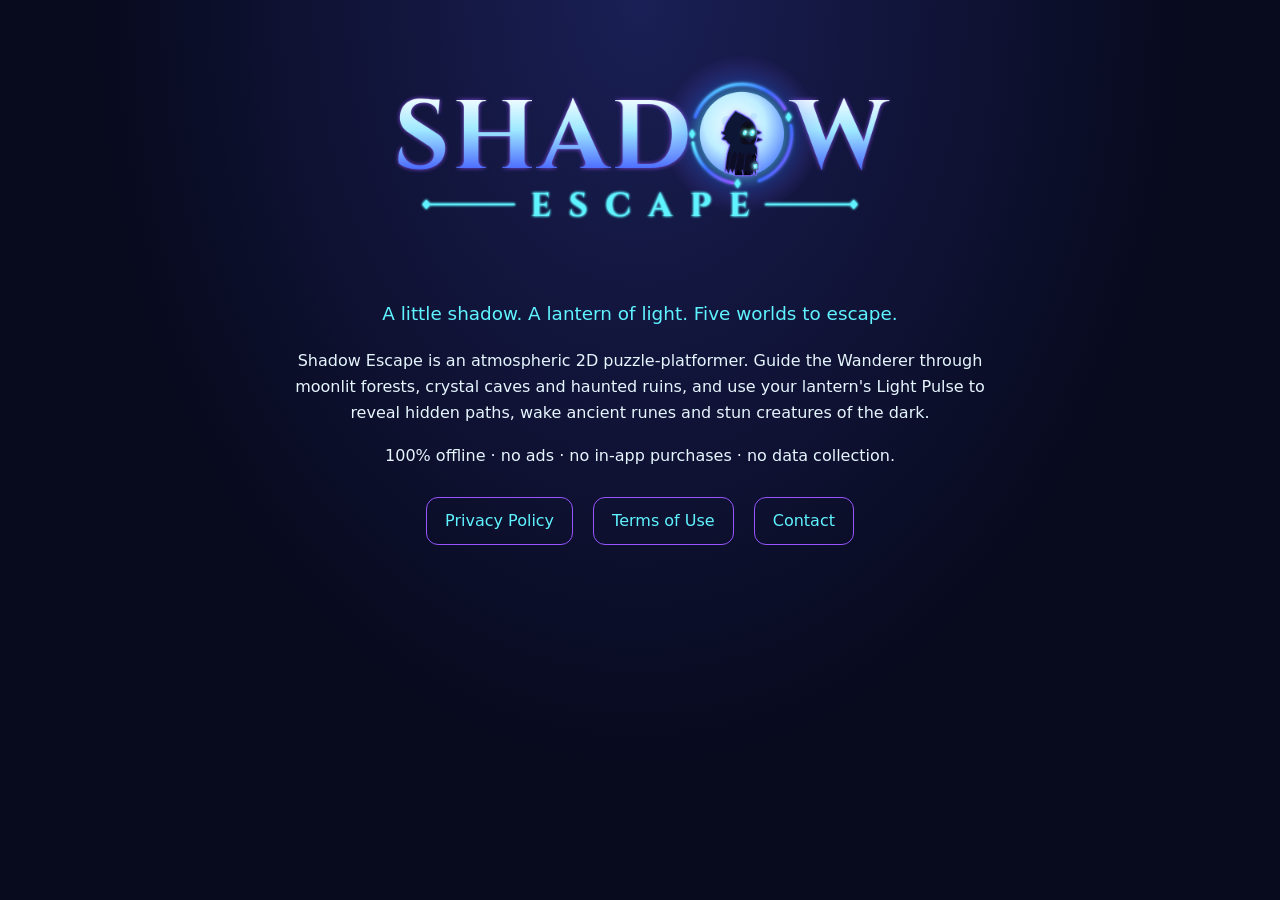
<file: index.html>
<!doctype html>
<html lang="en">
<head>
<meta charset="utf-8">
<meta name="viewport" content="width=device-width, initial-scale=1">
<title>Shadow Escape</title>
<meta name="description" content="Shadow Escape - an atmospheric offline puzzle-platformer for Android.">
<link rel="icon" href="icon.png">
<link rel="stylesheet" href="style.css">
</head>
<body>
<main class="home">
<img class="logo" src="logo.png" alt="Shadow Escape logo">
<p class="tag">A little shadow. A lantern of light. Five worlds to escape.</p>
<p>Shadow Escape is an atmospheric 2D puzzle-platformer. Guide the Wanderer through moonlit forests, crystal caves and haunted ruins, and use your lantern's Light Pulse to reveal hidden paths, wake ancient runes and stun creatures of the dark.</p>
<p>100% offline · no ads · no in-app purchases · no data collection.</p>
<nav>
  <a href="privacy-policy.html">Privacy Policy</a>
  <a href="terms.html">Terms of Use</a>
  <a href="mailto:pavankumarhox56@gmail.com">Contact</a>
</nav>
</main>
</body>
</html>
</file>
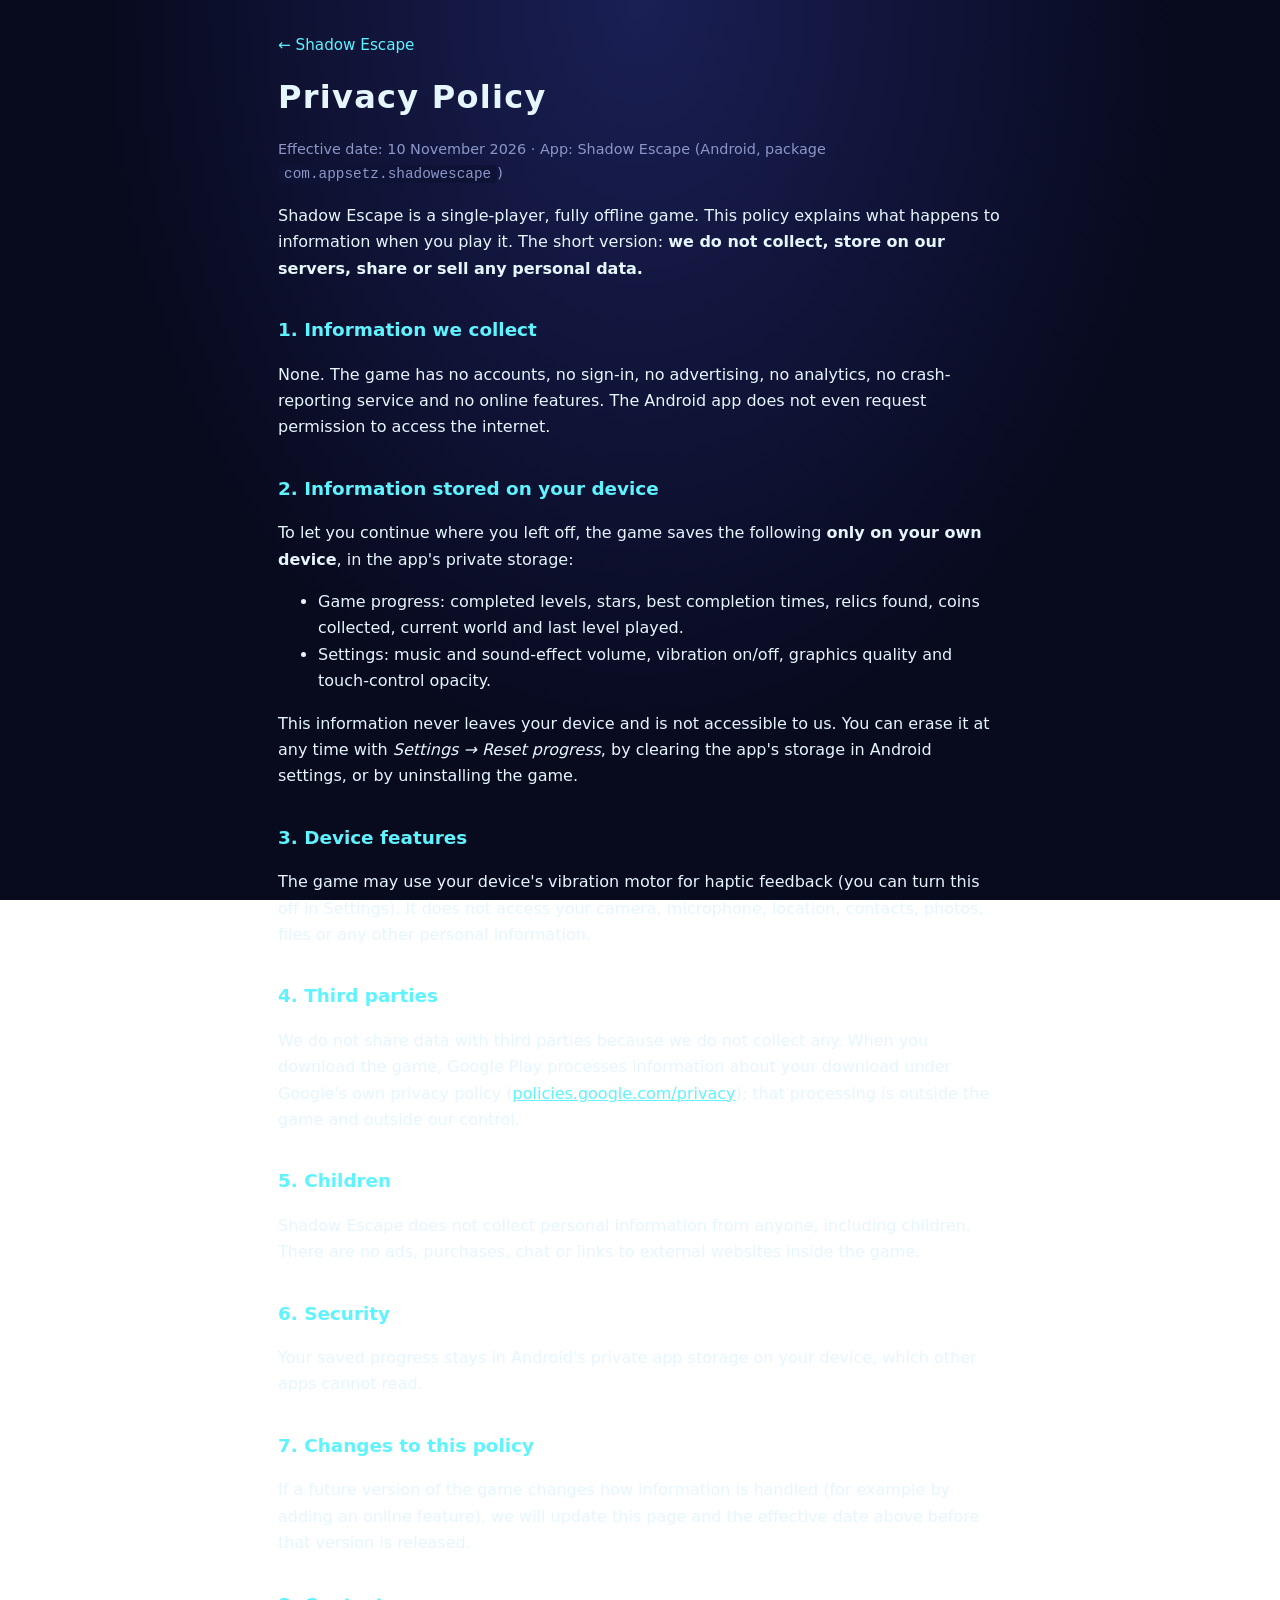
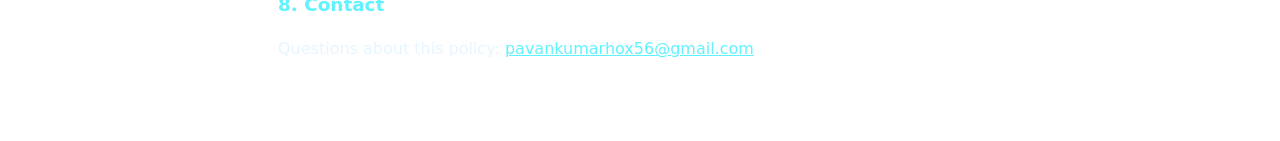
<file: privacy-policy.html>
<!doctype html>
<html lang="en">
<head>
<meta charset="utf-8">
<meta name="viewport" content="width=device-width, initial-scale=1">
<title>Privacy Policy – Shadow Escape</title>
<link rel="stylesheet" href="style.css">
</head>
<body>
<main>
<a class="back" href="index.html">← Shadow Escape</a>
<h1>Privacy Policy</h1>
<p class="meta">Effective date: 10 November 2026 · App: Shadow Escape (Android, package <code>com.appsetz.shadowescape</code>)</p>

<p>Shadow Escape is a single-player, fully offline game. This policy explains what happens to information when you play it. The short version: <strong>we do not collect, store on our servers, share or sell any personal data.</strong></p>

<h2>1. Information we collect</h2>
<p>None. The game has no accounts, no sign-in, no advertising, no analytics, no crash-reporting service and no online features. The Android app does not even request permission to access the internet.</p>

<h2>2. Information stored on your device</h2>
<p>To let you continue where you left off, the game saves the following <strong>only on your own device</strong>, in the app's private storage:</p>
<ul>
  <li>Game progress: completed levels, stars, best completion times, relics found, coins collected, current world and last level played.</li>
  <li>Settings: music and sound-effect volume, vibration on/off, graphics quality and touch-control opacity.</li>
</ul>
<p>This information never leaves your device and is not accessible to us. You can erase it at any time with <em>Settings → Reset progress</em>, by clearing the app's storage in Android settings, or by uninstalling the game.</p>

<h2>3. Device features</h2>
<p>The game may use your device's vibration motor for haptic feedback (you can turn this off in Settings). It does not access your camera, microphone, location, contacts, photos, files or any other personal information.</p>

<h2>4. Third parties</h2>
<p>We do not share data with third parties because we do not collect any. When you download the game, Google Play processes information about your download under Google's own privacy policy (<a href="https://policies.google.com/privacy">policies.google.com/privacy</a>); that processing is outside the game and outside our control.</p>

<h2>5. Children</h2>
<p>Shadow Escape does not collect personal information from anyone, including children. There are no ads, purchases, chat or links to external websites inside the game.</p>

<h2>6. Security</h2>
<p>Your saved progress stays in Android's private app storage on your device, which other apps cannot read.</p>

<h2>7. Changes to this policy</h2>
<p>If a future version of the game changes how information is handled (for example by adding an online feature), we will update this page and the effective date above before that version is released.</p>

<h2>8. Contact</h2>
<p>Questions about this policy: <a href="mailto:pavankumarhox56@gmail.com">pavankumarhox56@gmail.com</a></p>
</main>
</body>
</html>
</file>
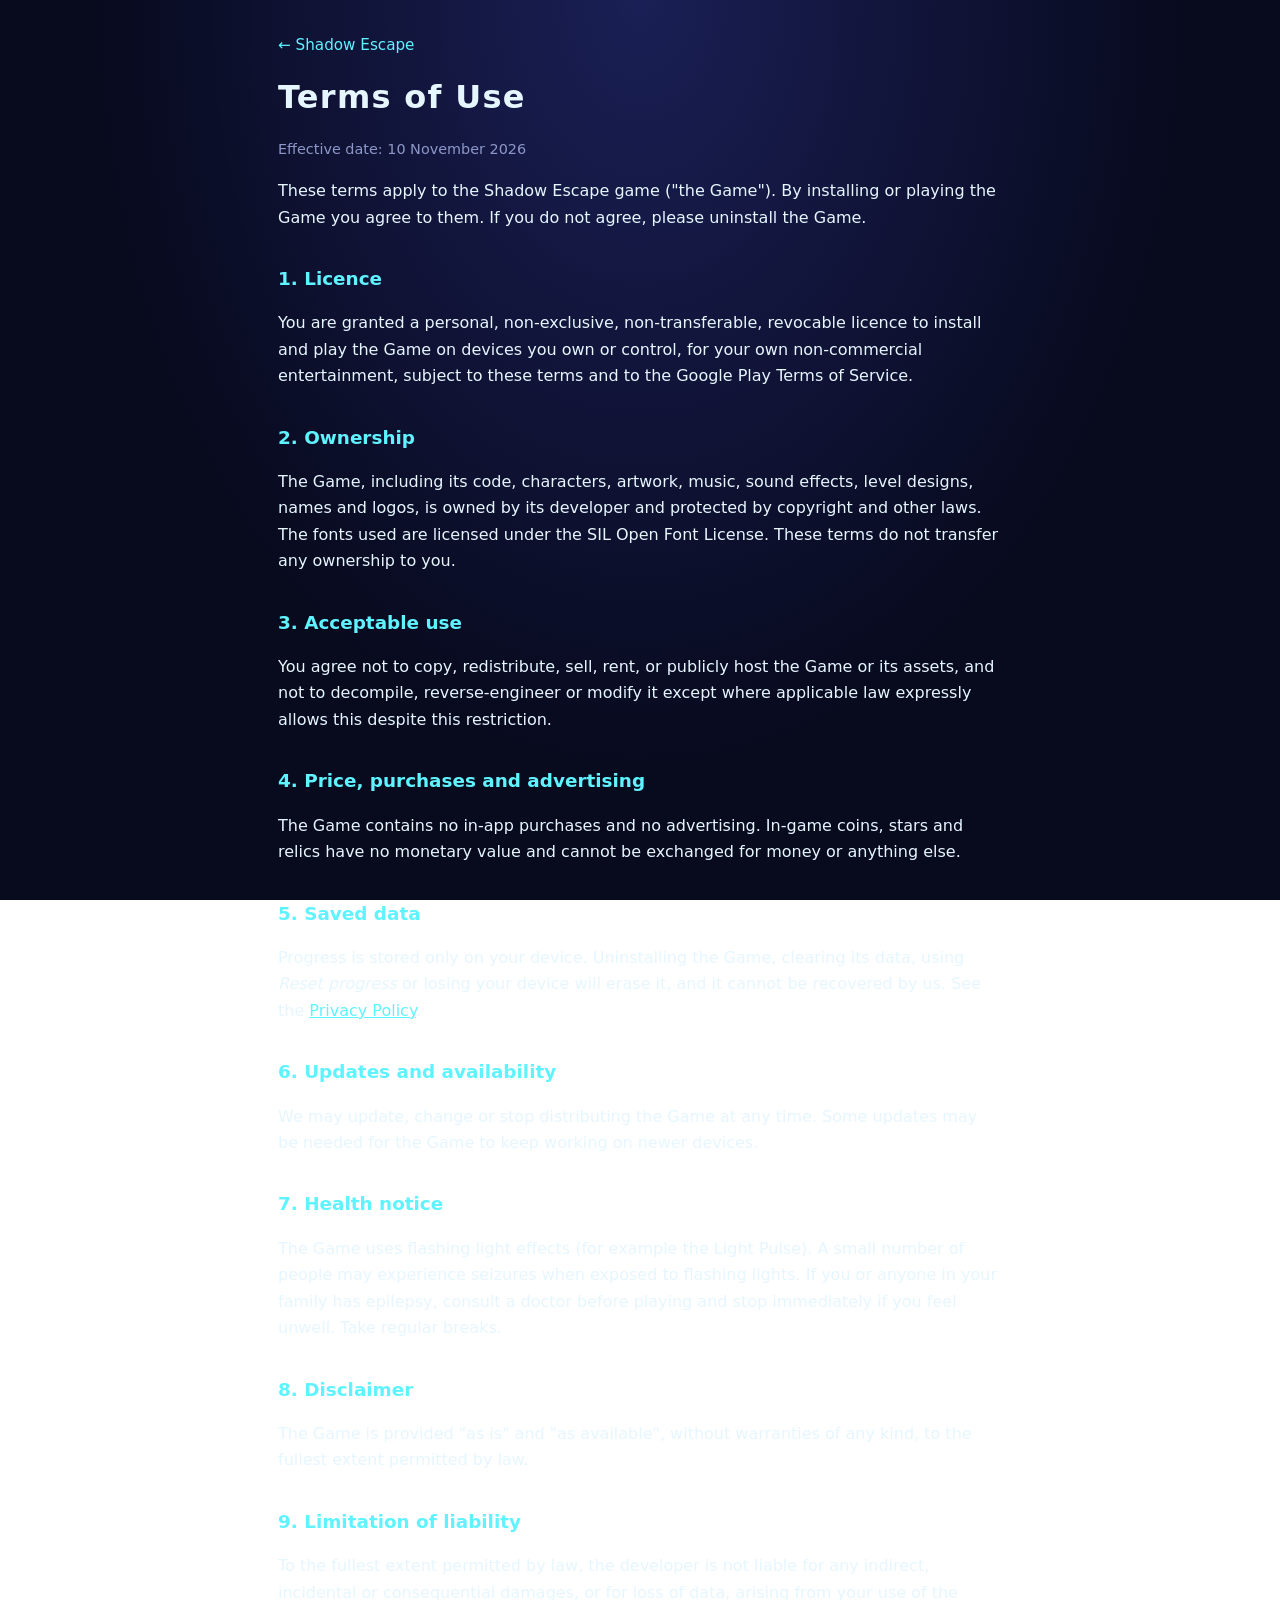
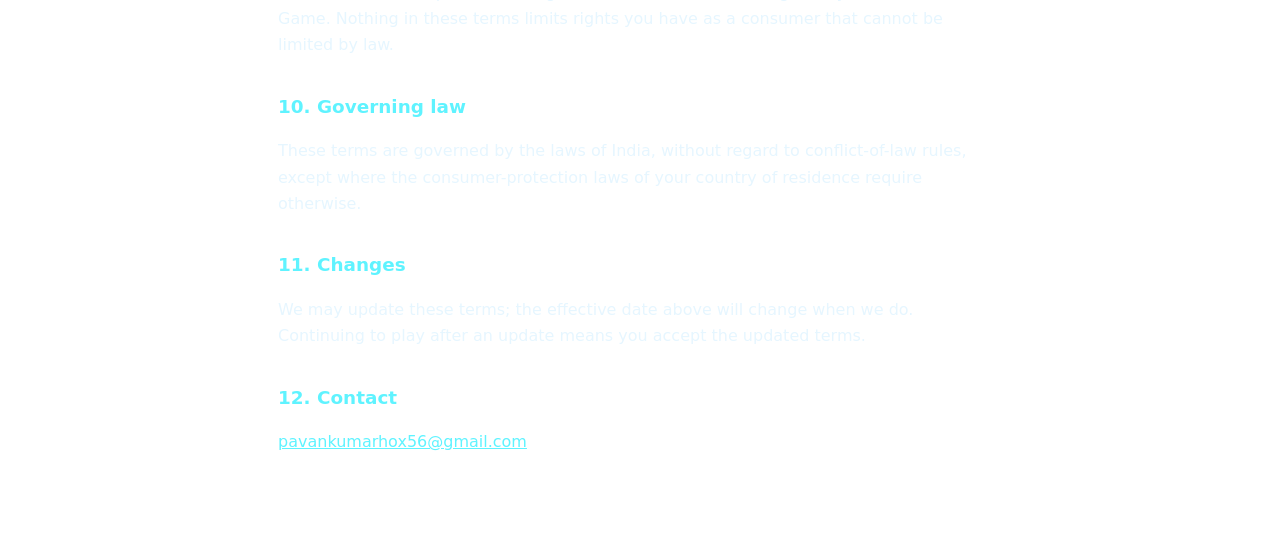
<file: terms.html>
<!doctype html>
<html lang="en">
<head>
<meta charset="utf-8">
<meta name="viewport" content="width=device-width, initial-scale=1">
<title>Terms of Use – Shadow Escape</title>
<link rel="stylesheet" href="style.css">
</head>
<body>
<main>
<a class="back" href="index.html">← Shadow Escape</a>
<h1>Terms of Use</h1>
<p class="meta">Effective date: 10 November 2026</p>

<p>These terms apply to the Shadow Escape game ("the Game"). By installing or playing the Game you agree to them. If you do not agree, please uninstall the Game.</p>

<h2>1. Licence</h2>
<p>You are granted a personal, non-exclusive, non-transferable, revocable licence to install and play the Game on devices you own or control, for your own non-commercial entertainment, subject to these terms and to the Google Play Terms of Service.</p>

<h2>2. Ownership</h2>
<p>The Game, including its code, characters, artwork, music, sound effects, level designs, names and logos, is owned by its developer and protected by copyright and other laws. The fonts used are licensed under the SIL Open Font License. These terms do not transfer any ownership to you.</p>

<h2>3. Acceptable use</h2>
<p>You agree not to copy, redistribute, sell, rent, or publicly host the Game or its assets, and not to decompile, reverse-engineer or modify it except where applicable law expressly allows this despite this restriction.</p>

<h2>4. Price, purchases and advertising</h2>
<p>The Game contains no in-app purchases and no advertising. In-game coins, stars and relics have no monetary value and cannot be exchanged for money or anything else.</p>

<h2>5. Saved data</h2>
<p>Progress is stored only on your device. Uninstalling the Game, clearing its data, using <em>Reset progress</em> or losing your device will erase it, and it cannot be recovered by us. See the <a href="privacy-policy.html">Privacy Policy</a>.</p>

<h2>6. Updates and availability</h2>
<p>We may update, change or stop distributing the Game at any time. Some updates may be needed for the Game to keep working on newer devices.</p>

<h2>7. Health notice</h2>
<p>The Game uses flashing light effects (for example the Light Pulse). A small number of people may experience seizures when exposed to flashing lights. If you or anyone in your family has epilepsy, consult a doctor before playing and stop immediately if you feel unwell. Take regular breaks.</p>

<h2>8. Disclaimer</h2>
<p>The Game is provided "as is" and "as available", without warranties of any kind, to the fullest extent permitted by law.</p>

<h2>9. Limitation of liability</h2>
<p>To the fullest extent permitted by law, the developer is not liable for any indirect, incidental or consequential damages, or for loss of data, arising from your use of the Game. Nothing in these terms limits rights you have as a consumer that cannot be limited by law.</p>

<h2>10. Governing law</h2>
<p>These terms are governed by the laws of India, without regard to conflict-of-law rules, except where the consumer-protection laws of your country of residence require otherwise.</p>

<h2>11. Changes</h2>
<p>We may update these terms; the effective date above will change when we do. Continuing to play after an update means you accept the updated terms.</p>

<h2>12. Contact</h2>
<p><a href="mailto:pavankumarhox56@gmail.com">pavankumarhox56@gmail.com</a></p>
</main>
</body>
</html>
</file>
<file: style.css>
:root { --bg: #080a1e; --panel: #0e1234; --text: #e6f6ff; --dim: #8c97c8; --cyan: #5ff3ff; --violet: #9655ff; }
* { box-sizing: border-box; }
body { margin: 0; background: radial-gradient(ellipse at top, #1a1f55 0%, var(--bg) 60%) fixed; color: var(--text);
  font: 16px/1.65 system-ui, -apple-system, "Segoe UI", Roboto, sans-serif; }
main { max-width: 760px; margin: 0 auto; padding: 32px 18px 64px; }
h1 { font-size: 2rem; letter-spacing: .04em; margin: .4em 0 .1em; }
h2 { font-size: 1.15rem; color: var(--cyan); margin-top: 1.8em; }
a { color: var(--cyan); }
code { background: var(--panel); padding: 1px 6px; border-radius: 4px; }
.meta { color: var(--dim); font-size: .9rem; }
.back { text-decoration: none; font-size: .95rem; }
.home { text-align: center; padding-top: 48px; }
.logo { width: 100%; max-width: 560px; height: auto; }
.tag { color: var(--cyan); font-size: 1.15rem; }
nav { display: flex; gap: 20px; justify-content: center; flex-wrap: wrap; margin-top: 28px; }
nav a { border: 1px solid var(--violet); border-radius: 12px; padding: 10px 18px; text-decoration: none; }
</file>
